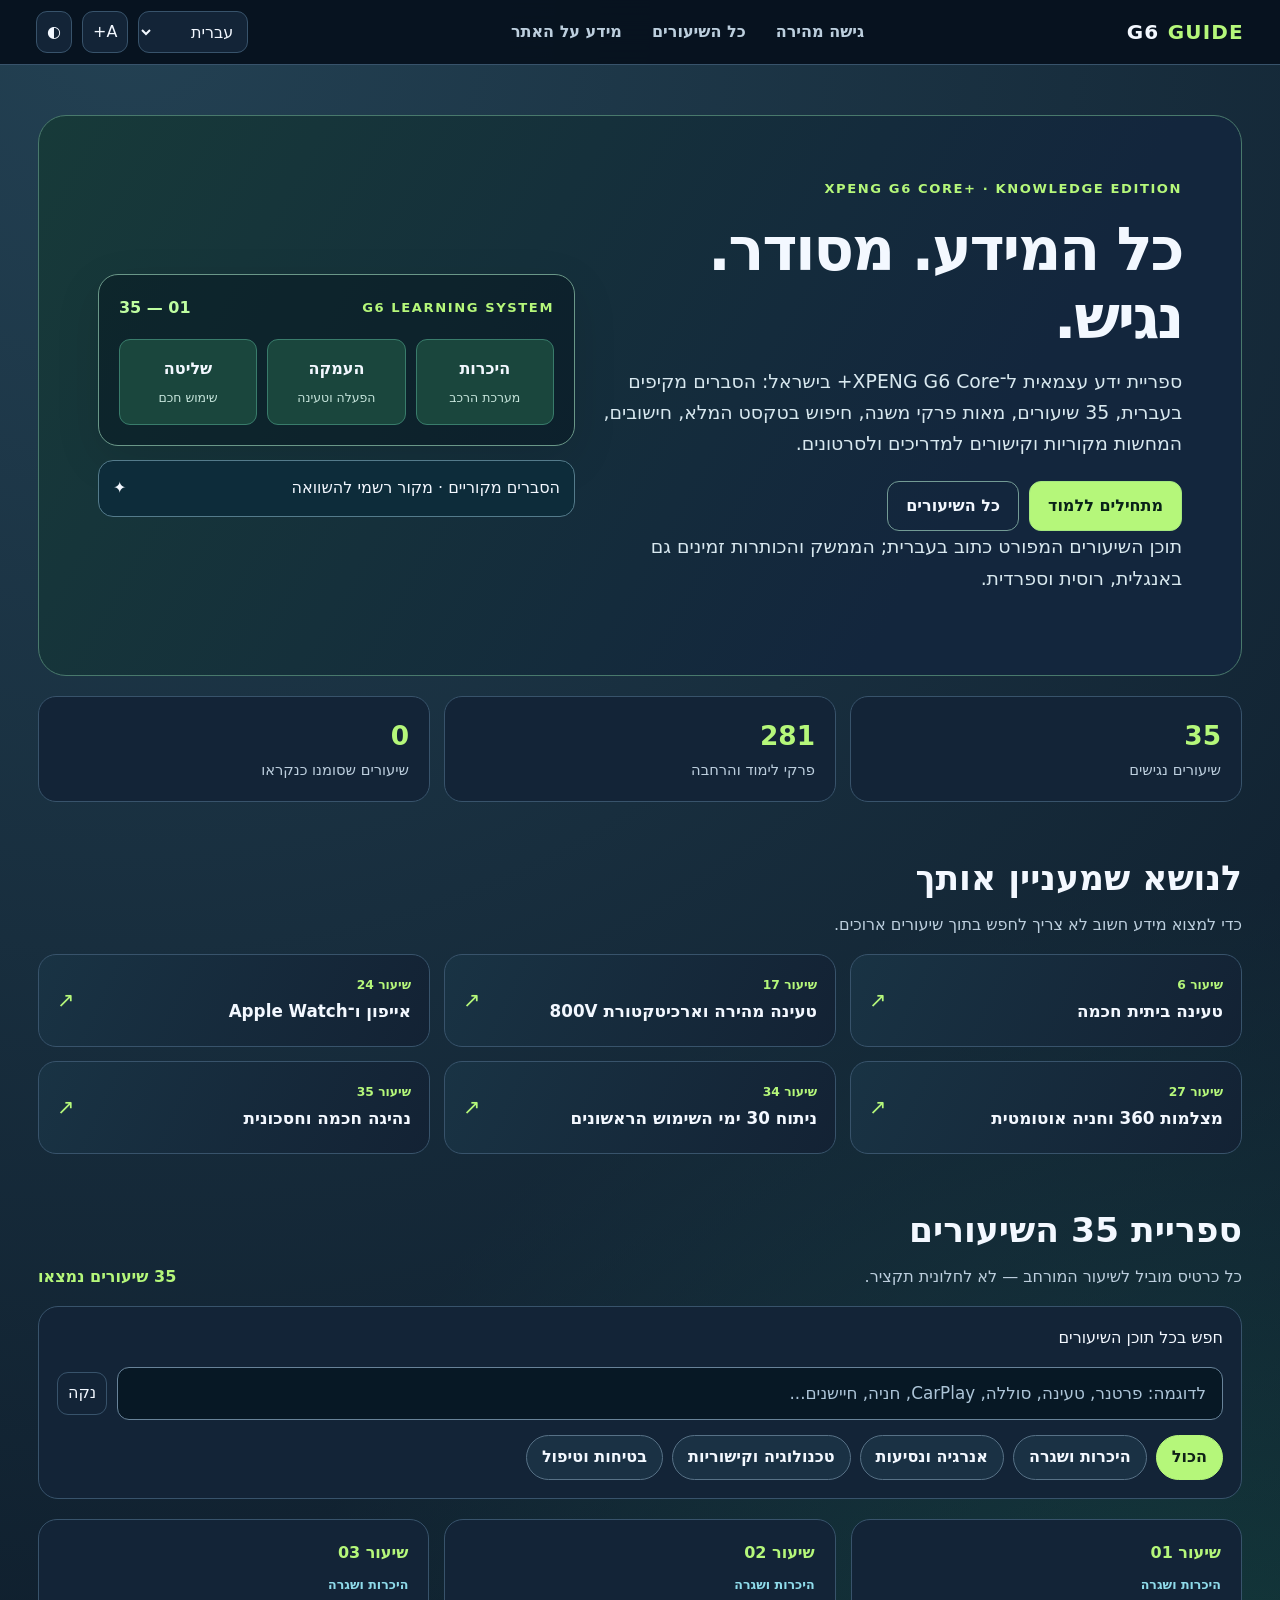
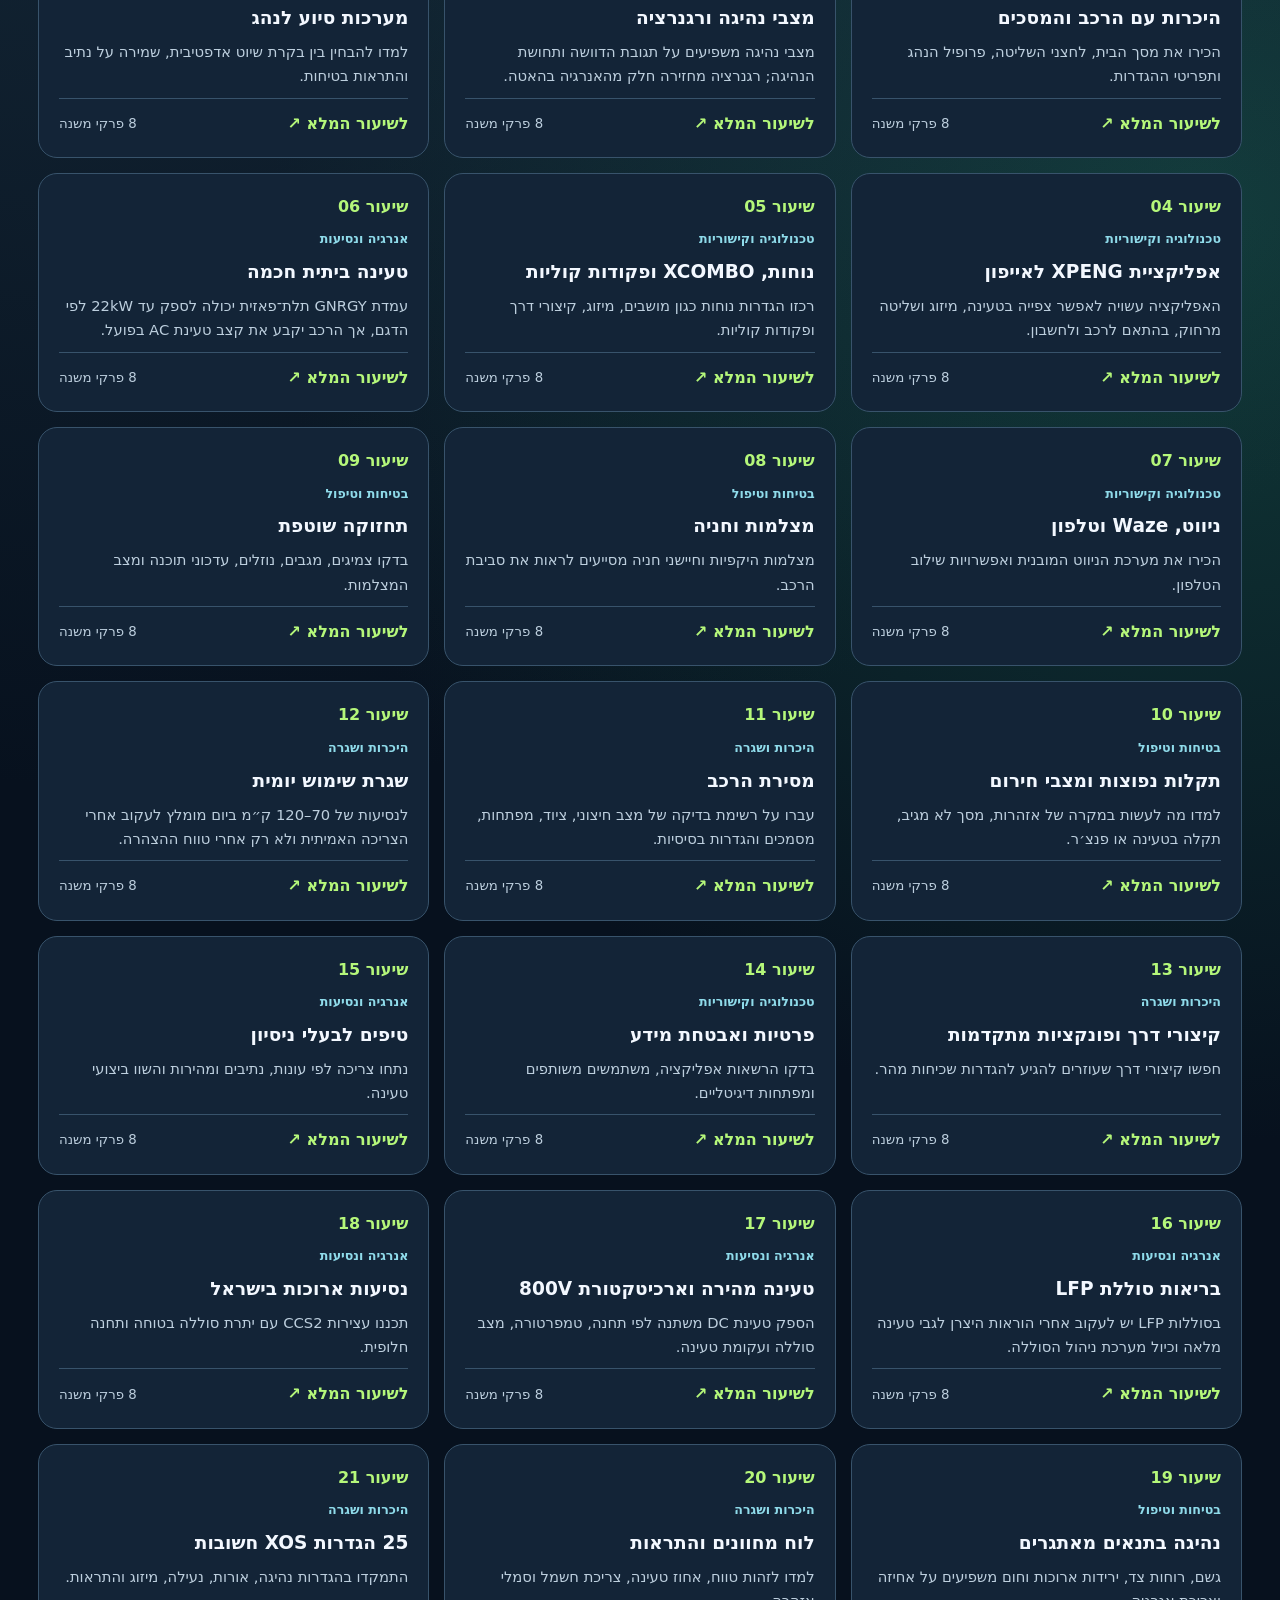
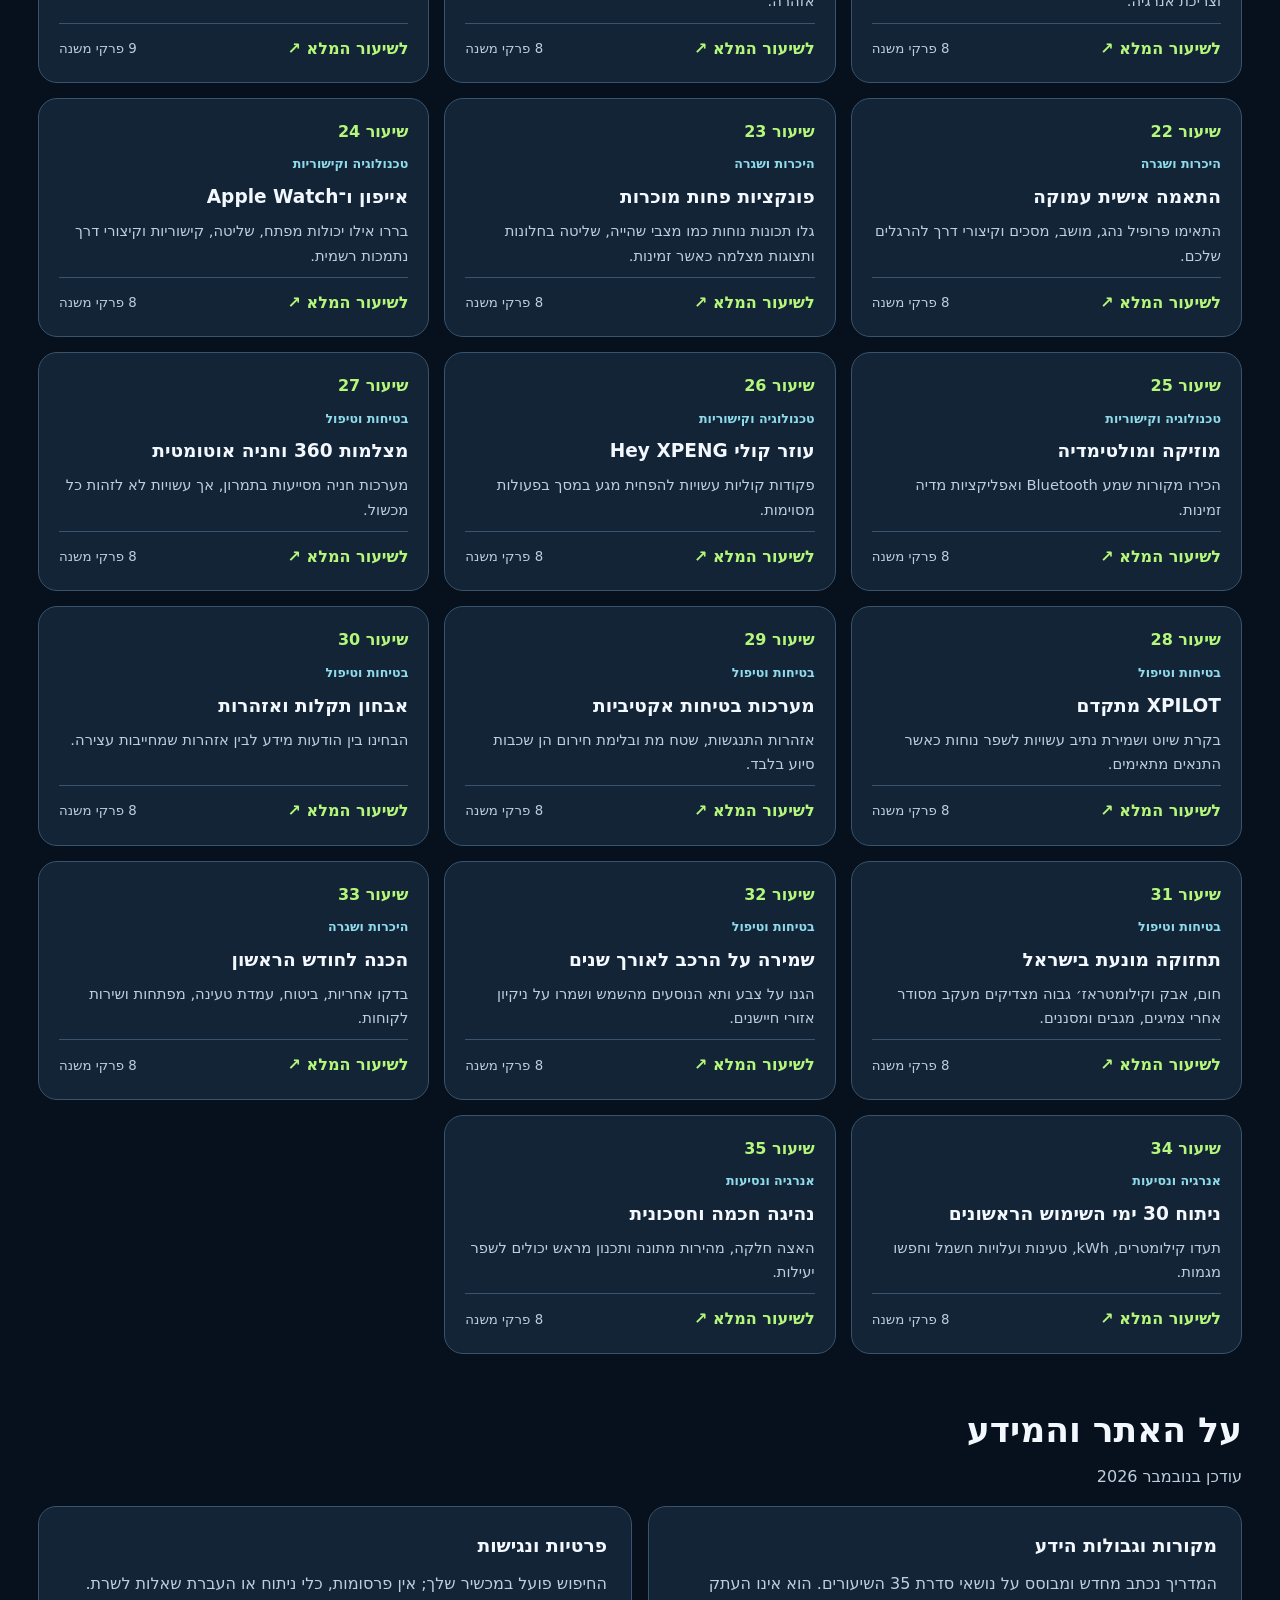
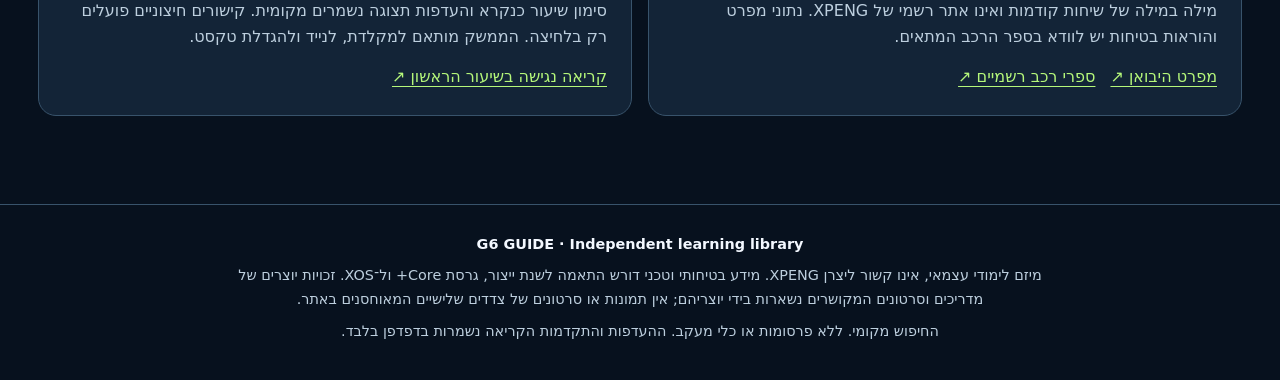
<file: g6-guide/index.html>
<!doctype html>
<html lang="he" dir="rtl">
<head>
<meta charset="utf-8">
<meta name="viewport" content="width=device-width, initial-scale=1">
<meta name="theme-color" content="#07111e">
<meta name="description" content="G6 GUIDE — מרכז ידע עצמאי ל־XPENG G6 Core+ בישראל. 35 שיעורים מורחבים, חיפוש בכל הטקסט, מקורות, כלים וניווט נגיש.">
<meta name="referrer" content="strict-origin-when-cross-origin">
<meta http-equiv="Content-Security-Policy" content="default-src 'self'; script-src 'self'; style-src 'self'; img-src 'self' data:; object-src 'none'; base-uri 'self'; form-action 'self'; connect-src 'self';">
<link rel="icon" href="data:image/svg+xml,%3Csvg xmlns='http://www.w3.org/2000/svg' viewBox='0 0 64 64'%3E%3Crect width='64' height='64' rx='12' fill='%2307111e'/%3E%3Ctext x='7' y='42' fill='%23b5f77a' font-family='Arial' font-size='28' font-weight='bold'%3EG6%3C/text%3E%3C/svg%3E">
<link rel="stylesheet" href="home.css">
<title>G6 GUIDE | מרכז הלמידה ל־XPENG G6 Core+</title>
<script src="catalog.js"></script>
<script src="chapters-01-07.js"></script><script src="chapters-08-14.js"></script><script src="chapters-15-21.js"></script><script src="chapters-22-28.js"></script><script src="chapters-29-35.js"></script>
<script src="deep-01-07.js"></script><script src="deep-08-14.js"></script><script src="deep-15-21.js"></script><script src="deep-22-28.js"></script><script src="deep-29-35.js"></script>
<script src="home.js" defer></script>
</head>
<body>
<a class="skip" href="#main">דלג לתוכן</a>
<header class="top">
<div class="top-inner">
<a class="brand" href="./" aria-label="G6 GUIDE - לדף הבית">G6 <span>GUIDE</span></a>
<nav class="mainnav" aria-label="ניווט ראשי"><a href="#quick">גישה מהירה</a><a href="#catalog">כל השיעורים</a><a href="#about">מידע על האתר</a></nav>
<div class="tools"><label for="lang" class="sr">בחירת שפה</label>
<select class="lang" id="lang" aria-label="בחירת שפת ממשק"><option value="he">עברית</option><option value="en">English</option><option value="ru">Русский</option><option value="es">Español</option></select>
<button class="small" id="font" type="button" aria-label="הגדל גופן" title="הגדל גופן">A+</button>
<button class="small" id="contrast" type="button" aria-label="ניגודיות גבוהה" title="ניגודיות גבוהה">◐</button></div>
</div>
</header>
<main id="main" class="container">
<section class="hero" aria-labelledby="heroTitle">
<div>
<span class="kicker">XPENG G6 CORE+ · KNOWLEDGE EDITION</span>
<h1 id="heroTitle">כל המידע. מסודר. נגיש.</h1>
<p id="heroDesc">35 שיעורים מורחבים, מקורות, חיפוש ודוגמאות שימוש.</p>
<div class="hero-actions"><a href="learning.html?lesson=1" id="start" class="cta">מתחילים ללמוד</a><a href="#catalog" id="browse" class="cta secondary">לכל השיעורים</a></div>
<p id="langNote" class="language-note">התוכן המפורט בעברית; הממשק בארבע שפות.</p>
</div>
<div class="visual" aria-label="המחשה מקורית לשלבי הלמידה">
<div class="visual-card"><div class="visual-top"><span class="kicker">G6 LEARNING SYSTEM</span><b>01 — 35</b></div>
<div class="visual-track" aria-hidden="true"><span>היכרות<small>מערכת הרכב</small></span><span>העמקה<small>הפעלה וטעינה</small></span><span>שליטה<small>שימוש חכם</small></span></div>
</div>
<div class="visual-note"><span id="heroNote">הסברים מקוריים · מקור רשמי להשוואה</span><span aria-hidden="true">✦</span></div>
</div>
</section>
<section class="stats" aria-label="נתוני ספריית הלמידה">
<div class="stat"><strong id="number">35</strong><span>שיעורים נגישים</span></div>
<div class="stat"><strong id="sectionCount">—</strong><span>פרקי לימוד והרחבה</span></div>
<div class="stat"><strong id="readCount">0</strong><span id="learnedLabel">שיעורים שסומנו כנקראו</span></div>
</section>
<section id="quick" aria-labelledby="quickHeading">
<div class="section-heading"><div><h2 id="quickHeading">לנושא שמעניין אותך</h2><p id="quickDesc">גישה ישירה לנושאים המבוקשים.</p></div></div>
<div class="quick-grid" id="quickGrid"></div>
</section>
<section id="catalog" aria-labelledby="catalogHeading">
<div class="section-heading"><div><h2 id="catalogHeading">ספריית 35 השיעורים</h2><p id="catalogDesc">לחיצה על שיעור פותחת את כל הפרקים.</p></div><span id="resultCount" class="count" role="status" aria-live="polite"></span></div>
<div class="catalog-toolbar">
<label for="search" id="searchLabel">חיפוש בכל תוכן השיעורים</label>
<div class="searchrow"><input id="search" type="search" autocomplete="off" placeholder="חפש ביטוי..." aria-controls="lessonGrid"><button id="clear" class="small" type="button" aria-label="נקה את החיפוש">נקה</button></div>
<div class="filters" id="filterButtons" role="group" aria-label="סינון לפי נושאים"></div>
</div>
<div id="lessonGrid" class="lesson-grid" aria-live="off"></div>
</section>
<section id="about" aria-label="מידע אמינות ופרטיות">
<div class="section-heading"><div><h2>על האתר והמידע</h2><p id="updated">עודכן בנובמבר 2026</p></div></div>
<div class="info-grid">
<div class="info-card"><h3 id="sourcesHeading">מקורות וגבולות הידע</h3><p id="sourcesText"></p><a href="https://heyxpeng.co.il/g6/" rel="noopener noreferrer" target="_blank">מפרט היבואן ↗</a><a href="https://www.xpeng.com/user-manual" rel="noopener noreferrer" target="_blank">ספרי רכב רשמיים ↗</a></div>
<div class="info-card"><h3 id="privacyHeading">פרטיות ונגישות</h3><p id="privacyText"></p><a href="learning.html?lesson=1">קריאה נגישה בשיעור הראשון ↗</a></div>
</div>
</section>
</main>
<footer class="footer"><strong>G6 GUIDE · Independent learning library</strong>
<p>מיזם לימודי עצמאי, אינו קשור ליצרן XPENG. מידע בטיחותי וטכני דורש התאמה לשנת ייצור, גרסת Core+ ול־XOS. זכויות יוצרים של מדריכים וסרטונים המקושרים נשארות בידי יוצריהם; אין תמונות או סרטונים של צדדים שלישיים המאוחסנים באתר.</p>
<p>החיפוש מקומי. ללא פרסומות או כלי מעקב. ההעדפות והתקדמות הקריאה נשמרות בדפדפן בלבד.</p>
</footer>
</body>
</html>
</file>
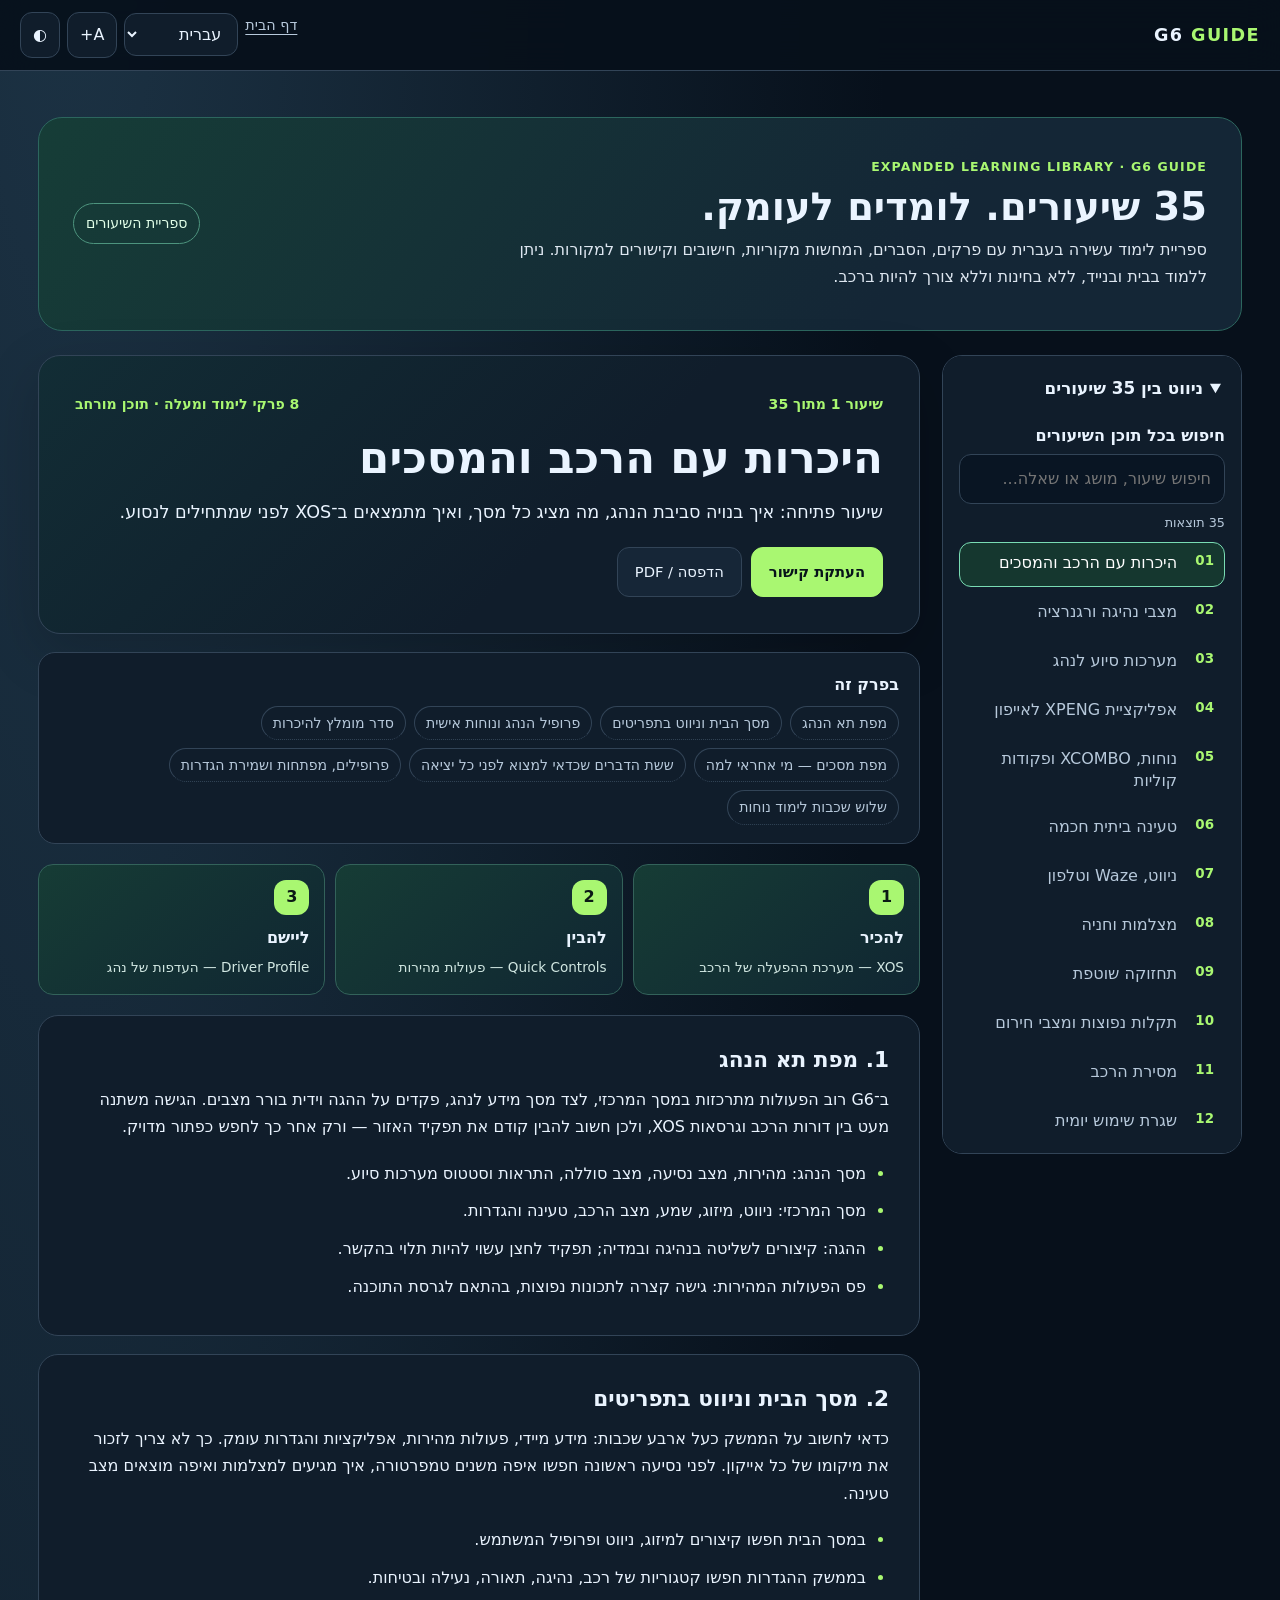
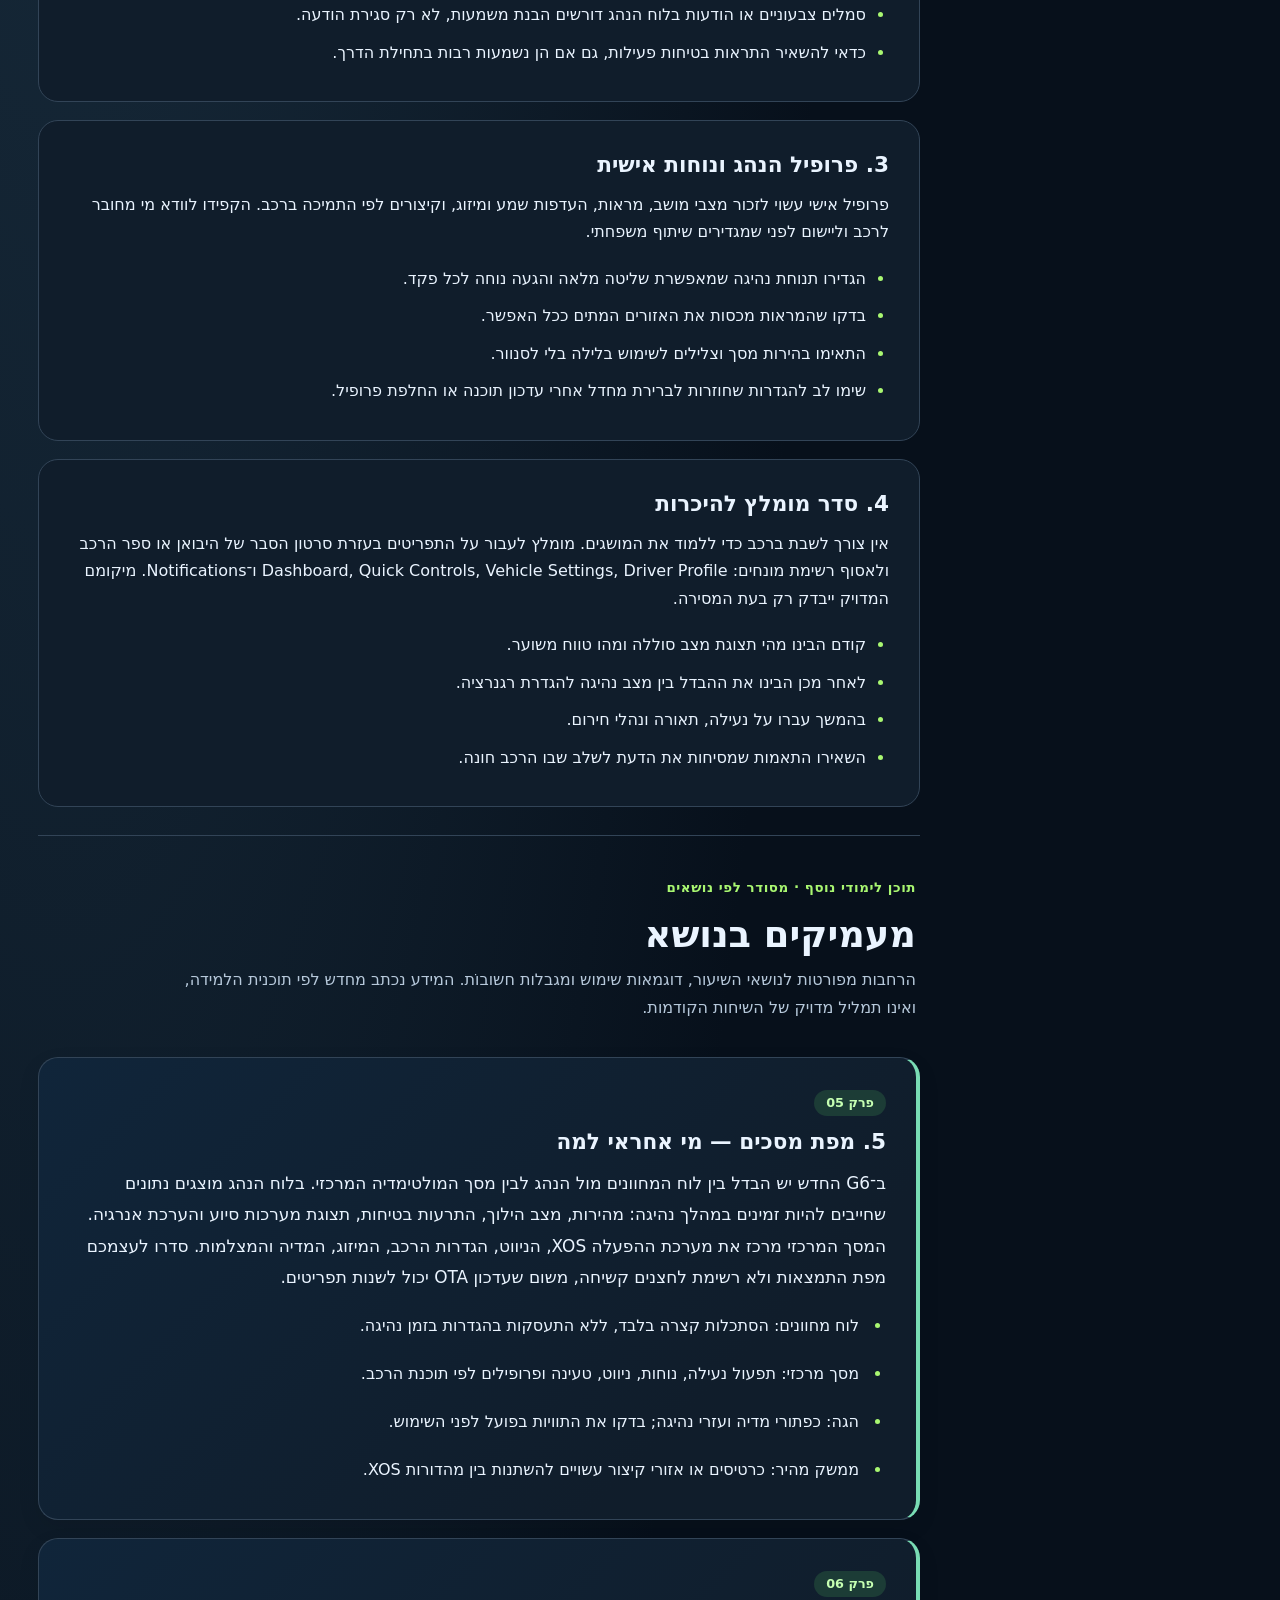
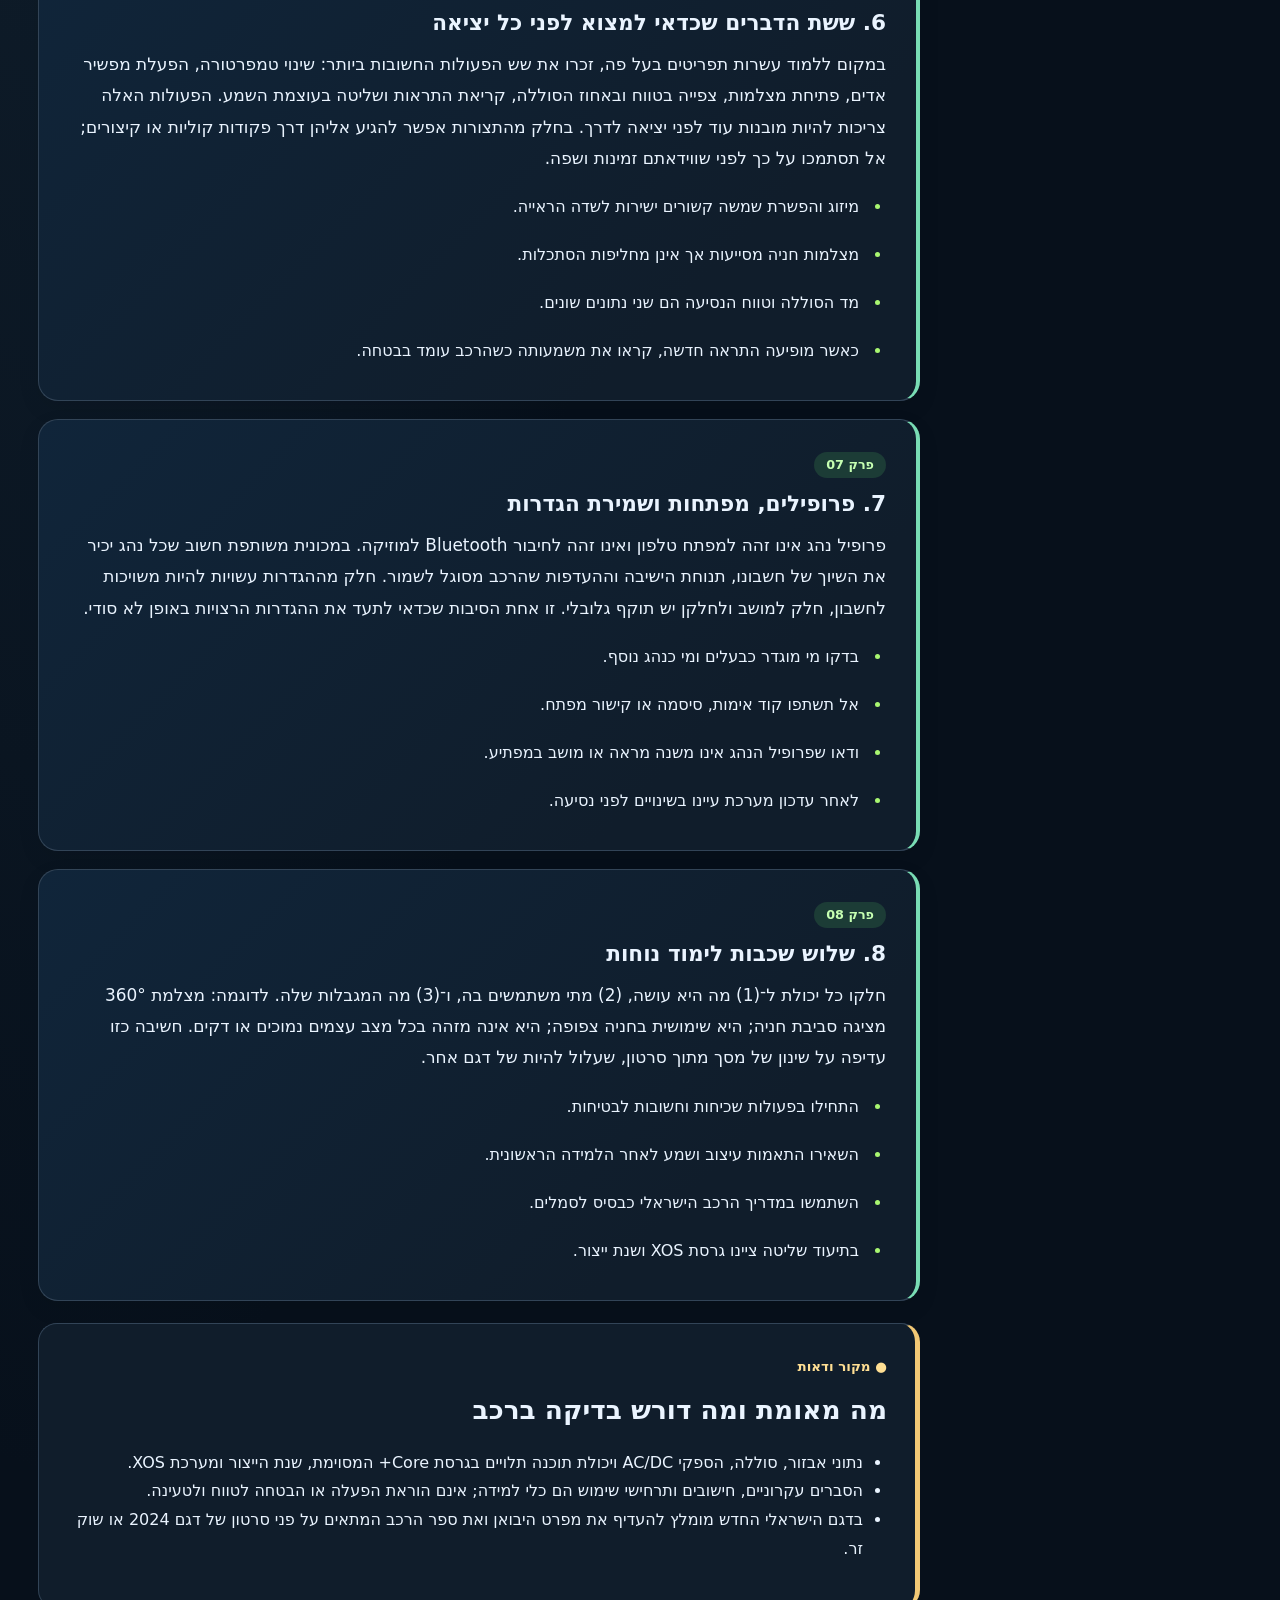
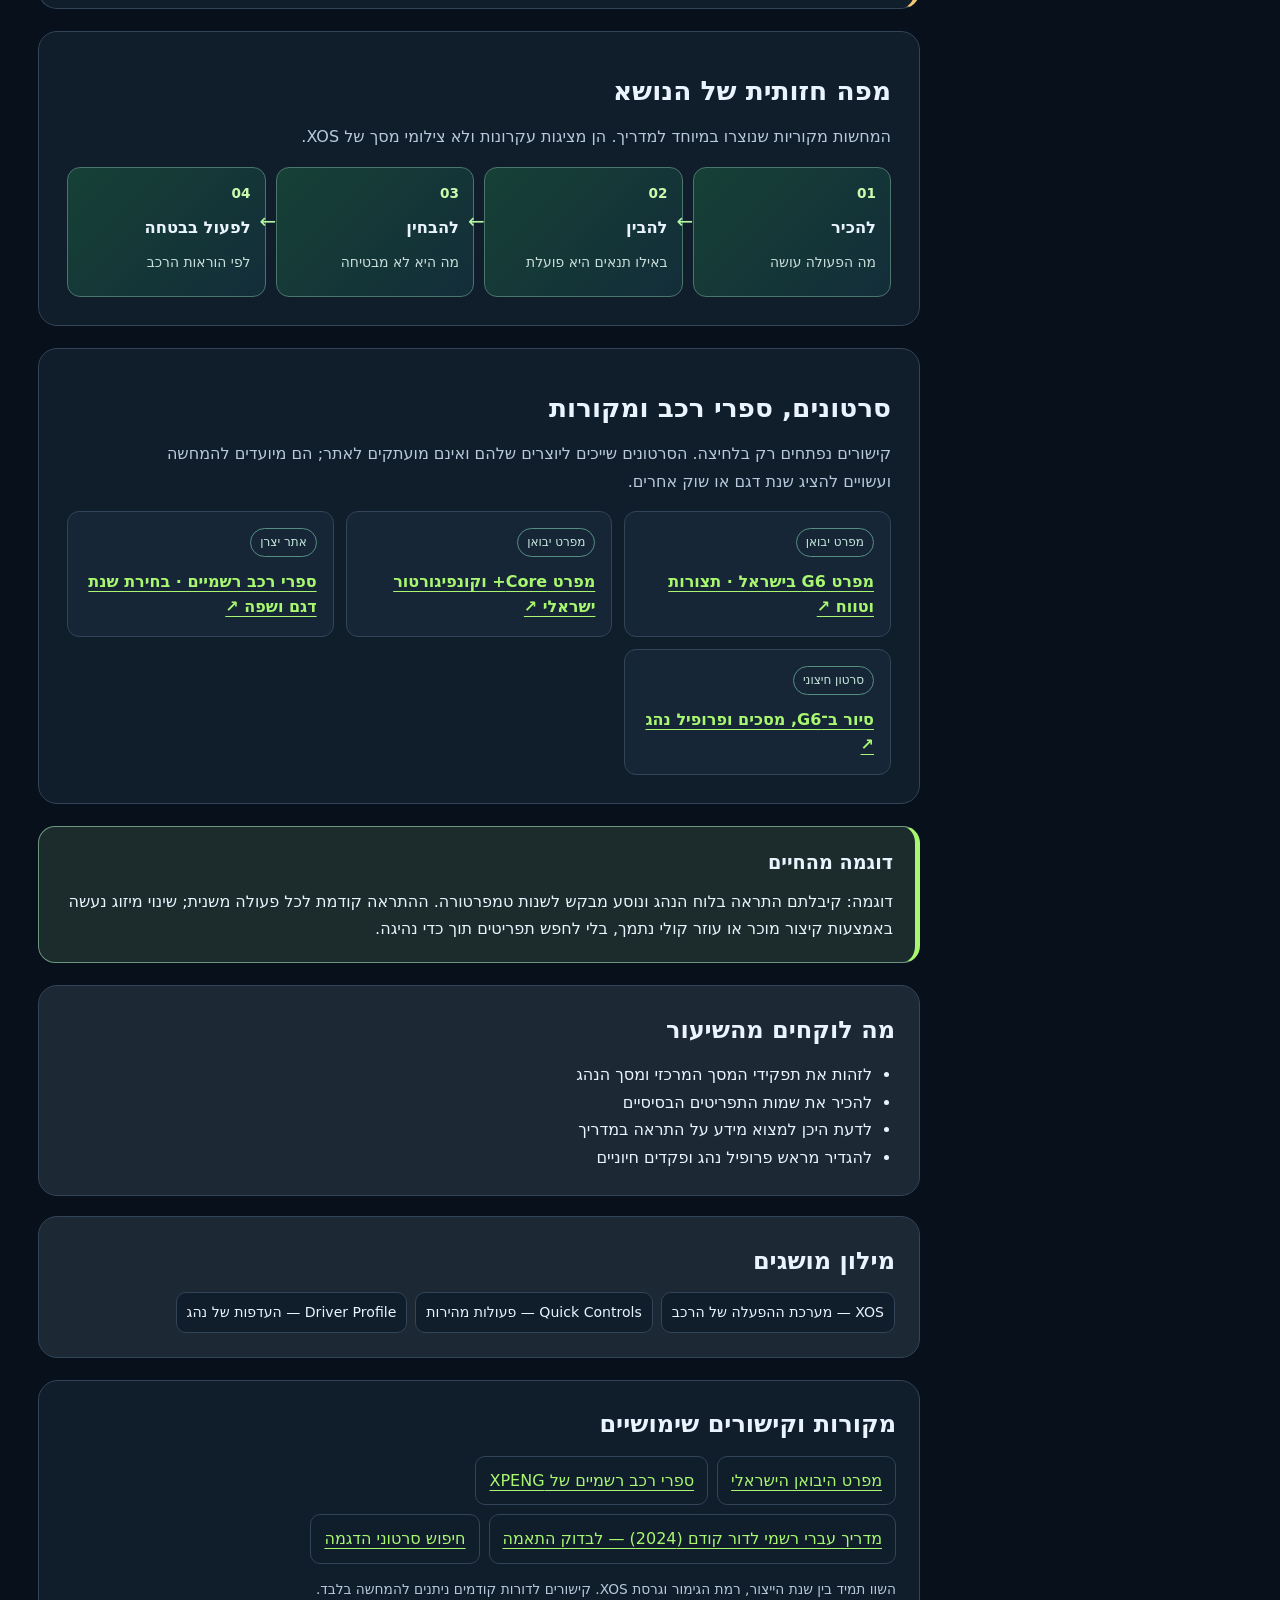
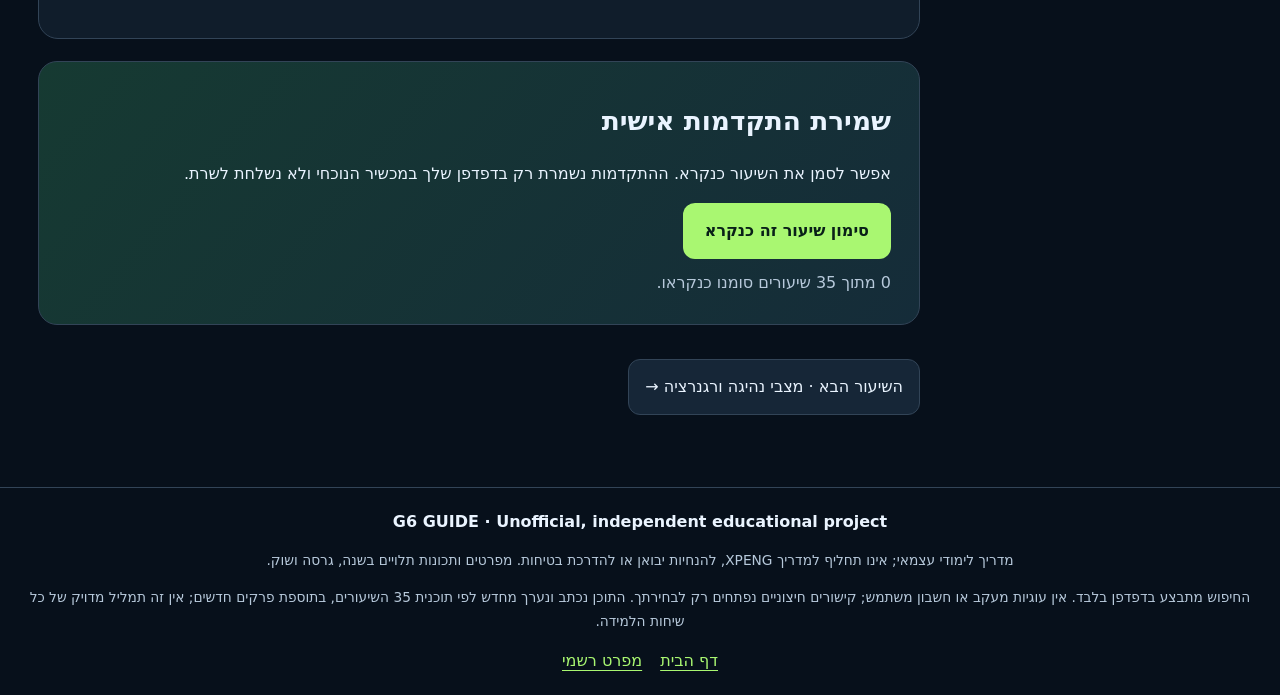
<file: g6-guide/learning.html>
<!doctype html>
<html lang="he" dir="rtl">
<head>
<meta charset="utf-8">
<meta name="viewport" content="width=device-width,initial-scale=1">
<meta name="theme-color" content="#07101b">
<meta name="referrer" content="strict-origin-when-cross-origin">
<meta name="description" content="מרכז ידע עצמאי ל־XPENG G6 Core+: 35 שיעורים מורחבים, חיפוש, דוגמאות, חישובים וניווט נגיש.">
<meta http-equiv="Content-Security-Policy" content="default-src 'self'; script-src 'self'; style-src 'self'; img-src 'self' data:; object-src 'none'; base-uri 'self'; form-action 'self'; connect-src 'self';">
<link rel="icon" href="data:image/svg+xml,%3Csvg xmlns='http://www.w3.org/2000/svg' viewBox='0 0 64 64'%3E%3Crect width='64' height='64' rx='12' fill='%2307101b'/%3E%3Ctext x='7' y='42' fill='%23a9f771' font-family='Arial' font-size='28' font-weight='bold'%3EG6%3C/text%3E%3C/svg%3E">
<link rel="stylesheet" href="reader.css">
<link rel="stylesheet" href="enhance.css">
<title>G6 GUIDE | ספריית הלימוד המלאה</title>
<script src="catalog.js"></script>
<script src="chapters-01-07.js"></script>
<script src="chapters-08-14.js"></script>
<script src="chapters-15-21.js"></script>
<script src="chapters-22-28.js"></script>
<script src="chapters-29-35.js"></script>
<script src="deep-01-07.js"></script>
<script src="deep-08-14.js"></script>
<script src="deep-15-21.js"></script>
<script src="deep-22-28.js"></script>
<script src="deep-29-35.js"></script>
<script src="reader.js" defer></script>
<script src="enhance.js" defer></script>
</head>
<body>
<a class="skip" href="#lessonArticle">דילוג לתוכן השיעור</a>
<header class="head" role="banner">
 <a class="brand" href="./" aria-label="G6 Guide - לדף הבית">G6 <span>GUIDE</span></a>
 <nav class="header-actions" aria-label="כלים">
  <a id="homeLink" class="back-link" href="./">דף הבית</a>
  <label for="lang" class="sr-only">שפת ממשק</label>
  <select id="lang" class="lang" aria-label="שפת ממשק">
   <option value="he">עברית</option><option value="en">English</option><option value="ru">Русский</option><option value="es">Español</option>
  </select>
  <button id="fontButton" class="smallbtn" aria-label="הגדלת טקסט" title="הגדלת טקסט" type="button">A+</button>
  <button id="contrastButton" class="smallbtn" aria-label="ניגודיות גבוהה" title="ניגודיות גבוהה" type="button">◐</button>
 </nav>
</header>
<div class="page">
 <section class="intro-banner" aria-labelledby="pageHeading">
  <div><span class="eyebrow">EXPANDED LEARNING LIBRARY · G6 GUIDE</span><h2 id="pageHeading">35 שיעורים. לומדים לעומק.</h2><p>ספריית לימוד עשירה בעברית עם פרקים, הסברים, המחשות מקוריות, חישובים וקישורים למקורות. ניתן ללמוד בבית ובנייד, ללא בחינות וללא צורך להיות ברכב.</p></div>
  <span class="chip" id="libraryLabel">ספריית השיעורים</span>
 </section>
 <main class="layout">
  <aside class="sidebar" aria-label="ניווט לכל השיעורים">
   <details id="chapterDetails"><summary id="browserTitle">ניווט בין 35 שיעורים</summary>
    <label id="searchLabel" for="searchInput">חיפוש בכל תוכן השיעורים</label>
    <input id="searchInput" type="search" autocomplete="off" placeholder="חיפוש שיעור או מושג" aria-controls="lessonLinks">
    <p id="searchState" role="status" aria-live="polite"></p>
    <nav id="lessonLinks" class="lesson-links" aria-label="רשימת כל השיעורים"></nav>
   </details>
  </aside>
  <article class="article" id="lessonArticle">
   <div class="hero-lesson">
    <div class="lesson-meta"><span id="chapterMeta"></span><span id="contentTag"></span></div>
    <h1 id="lessonTitle">השיעור</h1><p id="lessonLead"></p><p id="languageNote" class="readonly-note" hidden></p>
    <div class="chapter-actions">
     <button id="copyLink" class="action primary" type="button">העתקת קישור לשיעור</button>
     <button id="printButton" class="action" type="button">הדפסה / PDF</button>
    </div>
   </div>
   <section class="contents" aria-labelledby="tocLabel"><strong id="tocLabel">בפרק זה</strong><nav id="tocLinks" class="toc-links"></nav></section>
   <div id="studyVisual" class="study-visual" aria-label="מפה חזותית של שלושה מונחים מרכזיים"></div>
   <div id="sections"></div>
   <section class="callout" aria-labelledby="caseLabel"><h2 id="caseLabel">דוגמה מהחיים</h2><p id="caseText"></p></section>
   <section class="endlist" aria-labelledby="learnLabel"><h2 id="learnLabel">מה לוקחים מהשיעור</h2><ul id="outcomes"></ul></section>
   <section class="endlist" aria-labelledby="termsLabel"><h2 id="termsLabel">מילון מושגים</h2><div id="glossary" class="glossary"></div></section>
   <section class="resources" aria-labelledby="sourcesLabel"><h2 id="sourcesLabel">מקורות וקישורים שימושיים</h2><div id="resourceLinks" class="resource-list"></div>
     <p>השוו תמיד בין שנת הייצור, רמת הגימור וגרסת XOS. קישורים לדורות קודמים ניתנים להמחשה בלבד.</p>
   </section>
   <nav id="chapterNav" class="chapter-nav" aria-label="מעבר בין שיעורים"></nav>
  </article>
 </main>
</div>
<footer class="foot"><strong>G6 GUIDE · Unofficial, independent educational project</strong><p id="footerNotice">מדריך לימודי שאינו מחליף ספר רכב או הנחיות שירות ובטיחות.</p>
 <p>החיפוש מתבצע בדפדפן בלבד. אין עוגיות מעקב או חשבון משתמש; קישורים חיצוניים נפתחים רק לבחירתך. התוכן נכתב ונערך מחדש לפי תוכנית 35 השיעורים, בתוספת פרקים חדשים; אין זה תמליל מדויק של כל שיחות הלמידה.</p>
 <a href="./">דף הבית</a><a href="https://heyxpeng.co.il/g6/" target="_blank" rel="noopener noreferrer">מפרט רשמי</a>
</footer>
</body></html>
</file>
<file: g6-guide/home.css>
:root{font-family:system-ui,-apple-system,"Arial","Noto Sans",sans-serif;color-scheme:dark;--bg:#07111e;--surface:#132437;--surface2:#1a3144;--line:#38536b;--text:#f3f8ff;--muted:#bdcfde;--green:#b5f77a;--blue:#8fdbea;--soft:#163b37}*{box-sizing:border-box}html{scroll-behavior:smooth;scroll-padding-top:90px}body{margin:0;background:radial-gradient(circle at 10% 0%,#234153 0,transparent 45%),radial-gradient(circle at 94% 35%,#113b39 0,transparent 26%),var(--bg);color:var(--text);line-height:1.65;font-size:16px}body.big{font-size:19px}body.contrast{--bg:#000;--surface:#0a0a0a;--surface2:#161616;--line:#fff;--text:#fff;--muted:#eee;--green:#fff;--blue:#fff;--soft:#111}
a{color:inherit;text-underline-offset:4px}button,input,select{font:inherit}button{cursor:pointer}:focus-visible{outline:3px solid var(--green);outline-offset:3px}.skip{position:absolute;top:-100px;right:12px;background:white;color:#111;padding:12px;z-index:100}.skip:focus{top:8px}
.top{position:sticky;z-index:20;top:0;backdrop-filter:blur(16px);background:rgba(7,17,30,.95);border-bottom:1px solid var(--line)}.top-inner{max-width:1400px;margin:auto;padding:11px clamp(16px,3vw,36px);display:flex;align-items:center;justify-content:space-between;gap:15px}.brand{font-weight:900;letter-spacing:.06em;text-decoration:none;white-space:nowrap;font-size:1.25rem}.brand span{color:var(--green)}.mainnav,.tools{display:flex;align-items:center;gap:10px;flex-wrap:wrap}.mainnav a{color:var(--muted);font-weight:700;padding:8px 10px;text-decoration:none;border-radius:9px}.mainnav a:hover{color:var(--text);background:var(--surface)}.small,.lang{min-height:42px;background:var(--surface);border:1px solid var(--line);border-radius:11px;color:var(--text);padding:7px 10px}.small:hover,.lang:hover{border-color:var(--green)}
.container{max-width:1400px;margin:auto;padding:clamp(16px,3vw,38px)}
.hero{display:grid;grid-template-columns:1.1fr .9fr;gap:24px;align-items:center;margin-top:12px;background:linear-gradient(120deg,#173a39,#13263d 75%);border:1px solid #49796c;border-radius:28px;padding:clamp(24px,4.6vw,62px);min-height:410px;overflow:hidden}
.kicker{color:var(--green);font-size:.82rem;font-weight:900;letter-spacing:.12em}
.hero h1{font-size:clamp(2.3rem,4.7vw,4.7rem);line-height:1.13;letter-spacing:-.04em;margin:14px 0}.hero h1 em{font-style:normal;color:var(--green)}
.hero p{color:#d8e8ef;max-width:58ch;margin:0 0 22px;font-size:clamp(1rem,1.6vw,1.18rem)}.hero-actions{display:flex;flex-wrap:wrap;gap:10px}.cta{display:inline-flex;align-items:center;justify-content:center;gap:7px;min-height:48px;padding:11px 18px;border-radius:12px;text-decoration:none;font-weight:850;border:1px solid #a5e87e;color:#092218;background:var(--green)}.cta.secondary{color:var(--text);background:transparent;border-color:#739b95}.cta:hover{filter:brightness(1.08)}
.visual{min-height:300px;display:grid;align-content:center;gap:14px}.visual-card{border:1px solid #6a9788;border-radius:20px;background:rgba(4,18,25,.44);padding:20px;box-shadow:0 14px 46px rgba(0,0,0,.11)}.visual-top{display:flex;justify-content:space-between;align-items:center;gap:10px}.visual-top b{color:#bffea1}.visual-track{display:grid;grid-template-columns:repeat(3,1fr);gap:10px;margin-top:18px}.visual-track span{border:1px solid #397c6b;border-radius:11px;padding:16px 9px;background:#1a463d;text-align:center;font-weight:750}.visual-track small{display:block;font-size:.78rem;color:#c8e6dd;margin-top:5px;font-weight:400}.visual-note{border:1px solid #547b8b;border-radius:15px;background:#0d2c3a;padding:14px;display:flex;justify-content:space-between;gap:8px}
.stats{display:grid;grid-template-columns:repeat(3,1fr);gap:14px;margin:20px 0 34px}.stat{background:var(--surface);border:1px solid var(--line);border-radius:18px;padding:17px 20px}.stat strong{display:block;color:var(--green);font-weight:850;font-size:1.65rem}.stat span{color:var(--muted);font-size:.92rem}
.section-heading{margin:48px 0 16px;display:flex;align-items:end;justify-content:space-between;gap:12px}.section-heading h2{font-size:clamp(1.55rem,2.7vw,2.45rem);margin:0}.section-heading p{margin:5px 0 0;color:var(--muted);max-width:65ch}.count{white-space:nowrap;color:var(--green);font-weight:750}
.quick-grid{display:grid;grid-template-columns:repeat(3,minmax(0,1fr));gap:14px}.quick-link{display:flex;align-items:center;justify-content:space-between;gap:14px;border:1px solid var(--line);border-radius:18px;padding:18px;text-decoration:none;background:linear-gradient(115deg,#193344,#132234);min-height:93px}.quick-link:hover{border-color:var(--green);transform:translateY(-2px)}.quick-link b{display:block;color:var(--green);font-size:.77rem;margin-bottom:3px}.quick-link strong{font-size:1.05rem}.quick-link>span{font-size:1.3rem;color:var(--green)}
.catalog-toolbar{background:var(--surface);padding:18px;border:1px solid var(--line);border-radius:20px;display:grid;gap:15px}.searchrow{display:flex;gap:10px;align-items:center}.searchrow input{width:100%;border:1px solid #688399;background:#071825;color:var(--text);min-height:52px;border-radius:12px;padding:12px 16px;font-size:1.05rem}.searchrow input::placeholder{color:#adc5d8}.filters{display:flex;flex-wrap:wrap;gap:9px}.filter{padding:8px 15px;border:1px solid #577186;color:var(--text);background:var(--surface2);border-radius:999px;font-weight:700;min-height:44px}.filter[aria-pressed=true]{background:var(--green);color:#102218;border-color:var(--green)}.filter:hover{border-color:var(--green)}
.lesson-grid{display:grid;grid-template-columns:repeat(3,minmax(0,1fr));gap:15px;margin:20px 0 32px}.lesson-card{border:1px solid var(--line);background:var(--surface);border-radius:19px;padding:20px;display:flex;flex-direction:column;gap:9px;min-height:238px}.lesson-card:hover{border-color:var(--green)}.card-top{display:flex;align-items:center;justify-content:space-between}.lesson-num{color:var(--green);font-weight:900;font-variant-numeric:tabular-nums}.read{color:#a9edc0;font-size:.77rem}.topic{color:var(--blue);font-size:.79rem;font-weight:700}.lesson-card h3{font-size:1.16rem;margin:0;line-height:1.4}.lesson-card p{color:var(--muted);font-size:.92rem;margin:0;flex:1;line-height:1.65}.lesson-card .card-actions{display:flex;align-items:center;justify-content:space-between;border-top:1px solid var(--line);padding-top:12px;gap:10px}.card-actions a{color:var(--green);font-weight:800;text-decoration:none}.card-actions a:hover{text-decoration:underline}.card-actions small{color:var(--muted)}
.empty{padding:30px;text-align:center;background:var(--surface);border:1px solid var(--line);border-radius:19px}.empty a{color:var(--green);margin:0 10px}
.info-grid{display:grid;grid-template-columns:repeat(2,minmax(0,1fr));gap:16px;margin-bottom:50px}.info-card{border:1px solid var(--line);border-radius:18px;background:var(--surface);padding:24px}.info-card h3{margin:0 0 9px}.info-card p{margin:0 0 14px;color:var(--muted)}.info-card a{color:var(--green)}.info-card a+a{margin-inline-start:15px}
.footer{padding:28px 18px;text-align:center;border-top:1px solid var(--line);color:var(--muted);font-size:.9rem}.footer strong{color:var(--text)}.footer p{max-width:850px;margin:8px auto}.footer a{color:var(--green)}
.sr{position:absolute;width:1px;height:1px;overflow:hidden;clip:rect(0,0,0,0);white-space:nowrap}
@media(max-width:1050px){.hero{grid-template-columns:1fr}.visual{min-height:auto;grid-template-columns:1fr 1fr}.mainnav{display:none}.quick-grid,.lesson-grid{grid-template-columns:repeat(2,minmax(0,1fr))}}
@media(max-width:650px){.container{padding:14px}.top-inner{flex-wrap:wrap}.tools{justify-content:flex-end;width:100%}.hero{padding:24px 18px;border-radius:19px;min-height:auto}.hero h1{font-size:2.45rem}.visual{grid-template-columns:1fr}.stats,.quick-grid,.lesson-grid,.info-grid{grid-template-columns:1fr}.section-heading{align-items:start;flex-direction:column}.visual-track span{padding:10px 4px;font-size:.84rem}.stat strong{font-size:1.4rem}}
@media(prefers-reduced-motion:reduce){html{scroll-behavior:auto}.quick-link{transform:none!important}*{transition:none!important}}
</file>
<file: g6-guide/reader.css>
/* G6 GUIDE – accessible lesson reader, 2026 */
:root{--bg:#07101b;--surface:#101d2b;--surface2:#162637;--line:#324457;--text:#eaf4ff;--muted:#b7c9db;--mint:#a9f771;--mint2:#79dcb4;--warm:#ffd79b;--shadow:0 18px 55px rgba(0,0,0,.18);font-family:system-ui,-apple-system,"Arial","Noto Sans",sans-serif;color-scheme:dark}
*{box-sizing:border-box}.sr-only{position:absolute!important;width:1px!important;height:1px!important;padding:0!important;margin:-1px!important;overflow:hidden!important;clip:rect(0,0,0,0)!important;white-space:nowrap!important;border:0!important}
html{scroll-behavior:smooth;scroll-padding-top:112px}
body{margin:0;background:radial-gradient(ellipse at 5% -6%,#1d3446 0,transparent 48%),var(--bg);color:var(--text);font-size:16px;line-height:1.72}
body.large{font-size:19px}
body.high-contrast{--bg:#000;--surface:#070707;--surface2:#111;--line:#fff;--text:#fff;--muted:#eee;--mint:#fff;--mint2:#fff;--warm:#fff}
a{color:var(--mint);text-underline-offset:4px}
button,input,select{font:inherit}button,select{cursor:pointer}button{border:0}
:focus-visible{outline:3px solid var(--mint);outline-offset:3px}
.skip{position:absolute;top:-100px;right:12px;background:#fff;color:#000;padding:12px;z-index:20}.skip:focus{top:12px}
.head{display:flex;align-items:center;justify-content:space-between;gap:16px;position:sticky;top:0;z-index:8;padding:12px max(20px,calc((100vw - 1460px)/2));backdrop-filter:blur(18px);background:rgba(7,16,27,.94);border-bottom:1px solid var(--line)}
.brand{text-decoration:none;color:var(--text);font-weight:900;letter-spacing:.08em;font-size:1.1rem;white-space:nowrap}.brand span{color:var(--mint)}
.header-actions{display:flex;align-items:center;gap:7px;flex-wrap:wrap}.header-actions>*{min-height:43px}
.smallbtn,.lang{border:1px solid var(--line);border-radius:12px;background:var(--surface);color:var(--text);padding:8px 12px}.smallbtn:hover,.lang:hover{border-color:var(--mint)}
.back-link{font-size:.9rem;color:var(--muted)}
.page{width:min(1460px,100%);margin:auto;padding:clamp(18px,3vw,38px)}
.intro-banner{display:grid;grid-template-columns:1fr auto;gap:16px;align-items:center;border-radius:24px;background:linear-gradient(125deg,#163d37,#142636 72%);border:1px solid #2c665e;padding:clamp(22px,3vw,34px);margin:8px 0 24px}
.eyebrow{letter-spacing:.09em;text-transform:uppercase;color:var(--mint);font-weight:750;font-size:.78rem}
.intro-banner h2{font-size:clamp(1.5rem,3vw,2.6rem);margin:.25rem 0;line-height:1.25}
.intro-banner p{margin:.3rem 0;color:#dde6f0;max-width:70ch}
.chip{border:1px solid #4d947e;border-radius:99px;padding:7px 12px;font-size:.88rem;white-space:nowrap;color:#e2ffe9}
.layout{display:grid;grid-template-columns:minmax(235px,300px) minmax(0,1fr);gap:22px;align-items:start}
.sidebar{background:var(--surface);border:1px solid var(--line);border-radius:20px;padding:16px;position:sticky;top:84px;max-height:calc(100vh - 101px);overflow:auto}
.sidebar summary{font-size:1.05rem;font-weight:750;cursor:pointer;padding:2px 4px 12px}
.sidebar label{display:block;margin:7px 0 5px;font-weight:700}
.sidebar input{width:100%;min-height:48px;border:1px solid var(--line);border-radius:12px;background:#091523;color:var(--text);padding:10px 13px}
#searchState{font-size:.8rem;color:var(--muted);margin:8px 0}
.lesson-links{display:grid;gap:4px;max-height:none}
.lesson-links a{display:flex;gap:10px;align-items:start;min-height:45px;text-decoration:none;padding:9px 10px;border:1px solid transparent;border-radius:12px;color:var(--muted);line-height:1.4}
.lesson-links a b{font-size:.84rem;font-variant-numeric:tabular-nums;color:var(--mint);min-width:2em}
.lesson-links a:hover{background:var(--surface2);color:var(--text)}
.lesson-links a.active{border-color:var(--mint2);background:#15372f;color:#fff}
.noresult{padding:13px;background:var(--surface2);border-radius:12px;font-size:.9rem}
.noresult a{display:inline;margin-inline-end:10px}
.article{min-width:0}
.hero-lesson{padding:clamp(22px,4vw,36px);border:1px solid var(--line);border-radius:22px;background:linear-gradient(135deg,#122d35 0%,var(--surface) 60%);box-shadow:var(--shadow)}
.lesson-meta{display:flex;justify-content:space-between;align-items:center;gap:10px;flex-wrap:wrap;color:var(--mint);font-size:.88rem;font-weight:750}
#lessonTitle{font-size:clamp(1.65rem,3.4vw,2.8rem);line-height:1.22;margin:16px 0 12px}
#lessonLead{font-size:1.1rem;color:var(--text);max-width:77ch;margin:0 0 15px}
.readonly-note{font-size:.91rem;color:var(--muted);border-inline-start:3px solid var(--mint2);padding-inline-start:12px}
.chapter-actions{display:flex;gap:9px;flex-wrap:wrap;margin-top:20px}
.action{border:1px solid var(--line);border-radius:12px;padding:11px 17px;min-height:46px;background:var(--surface2);color:var(--text);text-decoration:none;display:inline-flex;align-items:center;gap:7px;font-size:.92rem}
.action.primary{background:var(--mint);color:#07131a;font-weight:800;border-color:var(--mint)}
.action:hover{filter:brightness(1.16)}
.contents{margin:18px 0;background:var(--surface);padding:18px 20px;border-radius:17px;border:1px solid var(--line)}
.contents strong{display:block;margin-bottom:8px}.toc-links{display:flex;flex-wrap:wrap;gap:8px}
.toc-links a{border:1px solid var(--line);border-radius:99px;text-decoration:none;padding:4px 11px;font-size:.88rem;color:var(--muted)}
.toc-links a:hover{color:var(--text);border-color:var(--mint)}
.study-visual{display:grid;grid-template-columns:repeat(3,1fr);gap:10px;margin:20px 0}
.visual-step{position:relative;border:1px solid #33625a;border-radius:15px;padding:15px;background:linear-gradient(140deg,#163c35,#102632)}
.visual-step span{display:inline-flex;width:35px;height:35px;border-radius:12px;align-items:center;justify-content:center;background:#a9f771;color:#0b1a15;font-weight:900;font-size:1rem}
.visual-step strong{display:block;margin-top:9px}
.visual-step p{margin:.3rem 0 0;font-size:.85rem;color:#d1e7e2}
.section{background:var(--surface);border:1px solid var(--line);border-radius:20px;padding:clamp(20px,2.6vw,30px);margin:18px 0}
.section h2{margin:0 0 12px;font-size:1.35rem;line-height:1.28}
.section p{margin:0 0 14px}
.section ul,.endlist ul{padding-inline-start:23px;margin:0}
.section li{padding:5px 0}
.section li::marker{color:var(--mint)}
.callout{background:#1c2c2c;border:1px solid #6b967e;border-inline-start:5px solid var(--mint);padding:19px 22px;border-radius:17px;margin:22px 0}
.callout h2{margin:0 0 9px;font-size:1.2rem}.callout p{margin:0}
.endlist{background:#1c2834;border:1px solid var(--line);padding:24px;border-radius:19px;margin:20px 0}
.endlist h2{margin:0 0 10px}
.glossary{display:flex;flex-wrap:wrap;gap:8px}
.term{display:inline-flex;border-radius:10px;border:1px solid var(--line);background:var(--surface);padding:7px 10px;font-size:.88rem}
.resources{background:var(--surface);padding:23px;border:1px solid var(--line);border-radius:20px;margin:22px 0}
.resources h2{margin:0 0 11px}
.resource-list{display:flex;flex-wrap:wrap;gap:9px}.resource-list a{display:inline-block;border:1px solid var(--line);border-radius:10px;padding:10px 13px}
.resources p,.foot p{color:var(--muted);font-size:.86rem}
.chapter-nav{display:flex;gap:12px;justify-content:space-between;flex-wrap:wrap;padding:12px 0 34px}
.chapter-nav a{text-decoration:none;background:var(--surface2);border:1px solid var(--line);border-radius:12px;padding:13px 16px;max-width:48%;color:var(--text)}
.chapter-nav a:hover{border-color:var(--mint)}
.foot{border-top:1px solid var(--line);padding:20px;text-align:center}
.foot a{margin:0 9px}
@media(max-width:920px){.layout{display:flex;flex-direction:column}.sidebar{position:static;max-height:none;width:100%;padding:12px}.sidebar details:not([open]){padding:0}.sidebar .lesson-links{max-height:400px;overflow:auto}.article{width:100%}.intro-banner{grid-template-columns:1fr}.chip{justify-self:start}.head{padding:12px 16px}.back-link{display:none}}
@media(max-width:560px){.page{padding:12px}.head{flex-wrap:wrap}.header-actions{width:100%;justify-content:flex-end}.hero-lesson,.section{border-radius:16px}.study-visual{grid-template-columns:1fr}.toc-links a{font-size:.8rem}.chapter-nav a{max-width:100%;width:100%}}
@media(prefers-reduced-motion:reduce){html{scroll-behavior:auto}*{animation:none!important;transition:none!important}}
@media print{.head,.sidebar,.chapter-actions,.chapter-nav,.contents{display:none!important}.layout{display:block}.page{padding:0}.section,.hero-lesson{break-inside:avoid;background:white;color:black;border:1px solid #999}body{background:white;color:black}.callout{background:#eee;color:#000}}
</file>
<file: g6-guide/enhance.css>
/* G6 Guide 2026 — accessible supplementary study modules */
.deep-heading{border-top:1px solid var(--line);margin:28px 0 12px;padding:26px 4px 4px}
.deep-eyebrow{color:var(--mint);font-size:.84rem;font-weight:800;letter-spacing:.04em}
.deep-main-title{font-size:clamp(1.6rem,3vw,2.3rem);line-height:1.25;margin:6px 0}
.deep-subtitle{color:var(--muted);max-width:74ch;margin:8px 0 14px}
.deep-section{border-inline-start:4px solid var(--mint2);background:linear-gradient(135deg,#10253a 0%,#101d2b 75%);box-shadow:0 8px 22px rgba(0,0,0,.08)}
.deep-section .section-index{display:inline-block;background:#1c3c36;border-radius:99px;padding:2px 12px;font-weight:700;font-size:.8rem;color:#c6ffb2;margin-bottom:8px}
.deep-section h2{margin-top:4px}
.deep-section p{font-size:1.06rem;line-height:1.85;max-width:78ch}
.detail-bullets{display:grid;gap:10px;padding-inline-start:23px}
.detail-bullets li{padding-inline-start:4px;line-height:1.75}
.detail-bullets li::marker{color:var(--mint)}
.detail-note{color:#ffe9c6;background:#3b3020;border:1px solid #886c3e;border-radius:12px;padding:12px 14px}
.verified-context,.tool-panel,.finish-panel{padding:clamp(18px,3vw,28px);border:1px solid var(--line);border-radius:19px;background:var(--surface);margin:22px 0}
.verified-context{border-inline-start:5px solid #f2c875}
.context-mark{color:#ffdf93;font-weight:750;font-size:.84rem}
.verified-context h2,.tool-panel h2,.finish-panel h2{font-size:clamp(1.22rem,2.4vw,1.65rem);margin:8px 0 10px}
.verified-context ul{padding-inline-start:24px;line-height:1.8}
.tool-description{color:var(--muted);margin-top:0;max-width:75ch}
.tool-grid{display:grid;grid-template-columns:repeat(auto-fit,minmax(160px,1fr));gap:12px;margin:18px 0}
.tool-field{display:grid;gap:7px;padding:13px;background:var(--surface2);border:1px solid var(--line);border-radius:13px;font-weight:750}
.tool-field span{font-size:.88rem}
.tool-field input{min-width:0;max-width:100%;background:#071422;color:#f1f9ff;border:1px solid #62788b;border-radius:9px;font:inherit;padding:9px}
.tool-field small{color:var(--muted);font-weight:450}
.tool-output{display:block;background:#17352e;color:#e9ffce;border:1px solid #699d6b;font-weight:800;border-radius:13px;padding:15px 18px;line-height:1.8}
.tool-fineprint{font-size:.88rem;color:var(--muted);margin:12px 0 0}
.diagram-grid{display:grid;grid-template-columns:repeat(4,minmax(0,1fr));gap:10px}
.diagram-item{position:relative;min-height:130px;display:flex;flex-direction:column;gap:9px;border:1px solid #4c766c;border-radius:13px;padding:14px;background:linear-gradient(135deg,#164136,#132d39)}
.diagram-item:after{content:"←";position:absolute;inset-inline-end:-17px;top:36px;font-size:1.25rem;color:#b3f8a2;z-index:1}
.diagram-item:last-child:after{content:none}
.diagram-num{font-size:.85rem;color:#cafcae}
.diagram-item strong{font-size:1.02rem}
.diagram-item span{font-size:.87rem;color:#c9dfdb}
.media-list{display:grid;grid-template-columns:repeat(auto-fit,minmax(220px,1fr));gap:12px}
.media-item{display:grid;align-content:start;gap:12px;border:1px solid var(--line);background:var(--surface2);border-radius:12px;padding:16px}
.media-item a{font-weight:700;line-height:1.6}
.media-kind{display:inline-block;justify-self:start;border:1px solid #558f81;border-radius:40px;padding:3px 9px;font-size:.75rem;color:#c7eadf}
.finish-panel{background:linear-gradient(130deg,#163a32,#152c39)}
.finish-btn{background:var(--mint);color:#092018;border-radius:12px;padding:12px 20px;font:inherit;font-weight:800;min-height:48px;cursor:pointer;border:2px solid transparent}
.finish-btn:hover{border-color:#fff}
.finish-count{display:block;color:var(--muted);margin-top:10px}
#tocLinks a{border-bottom:1px dotted var(--line)}
@media(max-width:850px){.diagram-grid{grid-template-columns:repeat(2,minmax(0,1fr))}.diagram-item:nth-child(2):after{content:none}}
@media(max-width:460px){.diagram-grid{grid-template-columns:1fr}.diagram-item{min-height:0}.diagram-item:after{content:none}.tool-field{padding:10px}}
@media print{.tool-panel,.finish-panel{break-inside:avoid}.tool-field input{background:white;color:#111}.deep-section{break-inside:auto}.media-item{background:#fff}.diagram-item{color:#111;background:#eee}.deep-heading,.verified-context{color:#111;background:#fff}}
</file>
